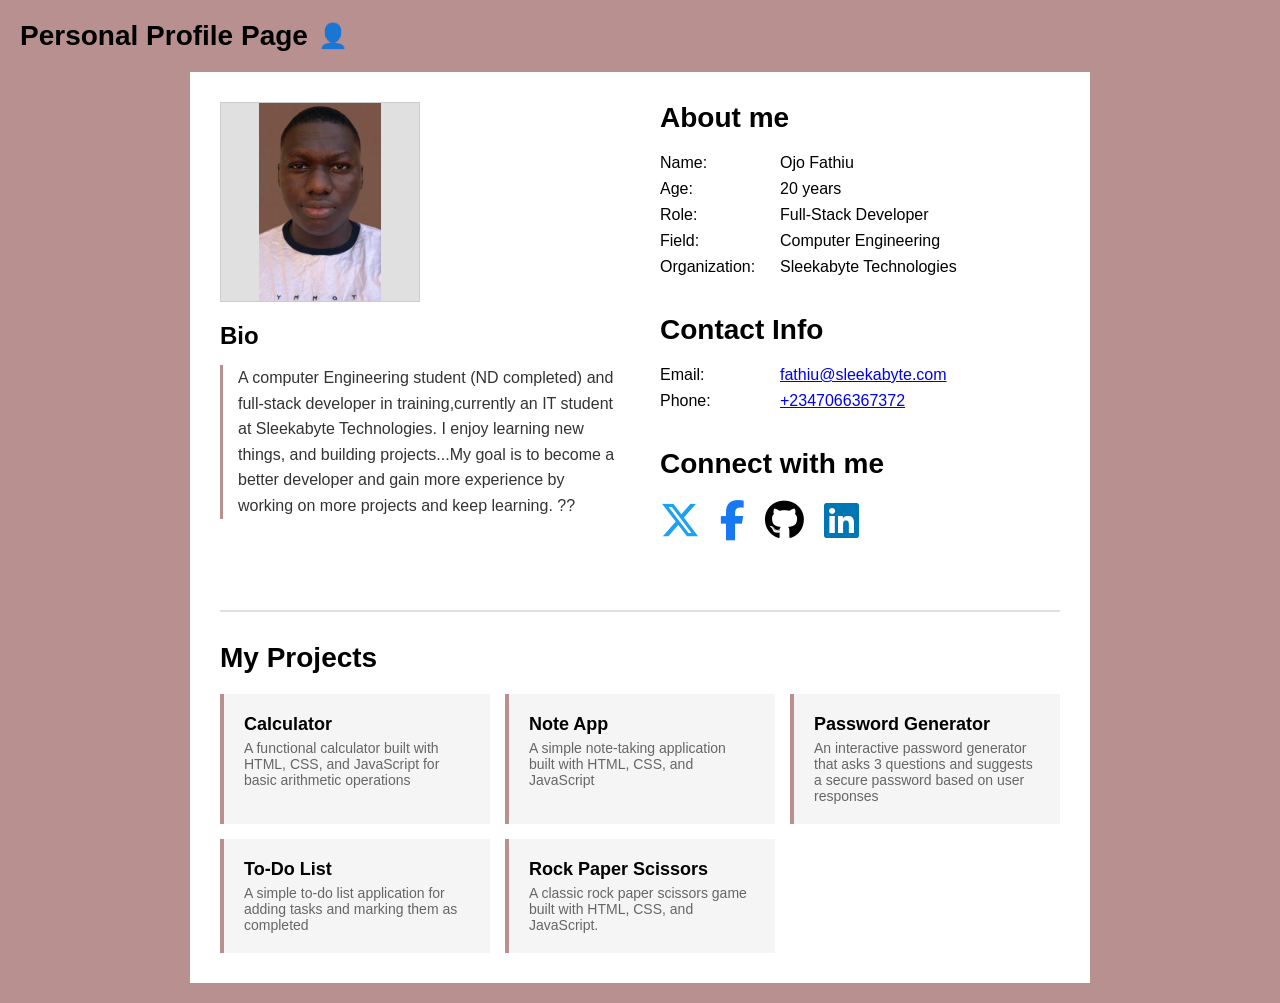
<file: index.html>
<!DOCTYPE html>
<html lang="en">
<head>
    <meta charset="UTF-8">
    <meta name="viewport" content="width=device-width, initial-scale=1.0">
    <title>Personal Profile Page</title>
    <link rel="stylesheet" href="https://cdnjs.cloudflare.com/ajax/libs/font-awesome/6.4.0/css/all.min.css">
    <link rel="stylesheet" href="style.css">
</head>
<body>
    <div class="header">
        <h1>Personal Profile Page</h1>
        <span class="header-icon">👤</span>
    </div>

    <div class="container">
        <div class="left-column">
            <div class="profile-image">
                <img src="image.png" alt="Profile Picture">
            </div>
            
            <div class="bio-section">
                <h2>Bio</h2>
                <div class="bio-content">
                    <p>A computer Engineering student (ND completed) and full-stack developer in training,currently an IT student at Sleekabyte Technologies. I enjoy learning new things, and building projects...My goal is to become a better developer and gain more experience by working on more projects and keep learning. ??</p>
                </div>
            </div>
        </div>
        <div class="right-column">
            <div class="section">
                <h2>About me</h2>
                <div class="info-row">
                    <span class="info-label">Name:</span>
                    <span class="info-value">Ojo Fathiu</span>
                </div>
                <div class="info-row">
                    <span class="info-label">Age:</span>
                    <span class="info-value">20 years</span>
                </div>
                <div class="info-row">
                    <span class="info-label">Role:</span>
                    <span class="info-value">Full-Stack Developer</span>
                </div>
                <div class="info-row">
                    <span class="info-label">Field:</span>
                    <span class="info-value">Computer Engineering</span>
                </div>
                <div class="info-row">
                    <span class="info-label">Organization:</span>
                    <span class="info-value">Sleekabyte Technologies</span>
                </div>
            </div>

            <div class="section">
                <h2>Contact Info</h2>
                <div class="info-row">
                    <span class="info-label">Email:</span>
                    <a href="mailto:fathiu@sleekabyte.com" class="info-value contact-link">fathiu@sleekabyte.com</a>
                </div>
                <div class="info-row">
                    <span class="info-label">Phone:</span>
                    <a href="tel:+2347066367372" class="info-value contact-link">+2347066367372</a>
                </div>
            </div>

            <div class="section">
                <h2>Connect with me</h2>
                <div class="social-icons">
                    <a href="https://twitter.com" target="_blank" rel="noopener" aria-label="Twitter">
                        <i class="fab fa-x-twitter social-icon"></i>
                    </a>
                    <a href="https://facebook.com" target="_blank" rel="noopener" aria-label="Facebook">
                        <i class="fab fa-facebook-f social-icon"></i>
                    </a>
                    <a href="https://github.com/ojofathiu1-commits" target="_blank" rel="noopener" aria-label="GitHub">
                        <i class="fab fa-github social-icon"></i>
                    </a>
                    <a href="https://www.linkedin.com/in/ojo-fathiu-6b034b3b7/" target="_blank" rel="noopener" aria-label="LinkedIn">
                        <i class="fab fa-linkedin social-icon"></i>
                    </a>
                </div>
                <!-- text links removed: social icons above link directly to profiles -->
            </div>
        </div>

        <div class="portfolio-section">
            <h2>My Projects</h2>
            <div class="project-list" id="projectList"></div>
        </div>
    </div>

    <div id="projectModal" class="modal" onclick="closeModal(event)">
        <div class="modal-content" onclick="event.stopPropagation()">
            <span class="close-btn" onclick="closeModal()">&times;</span>
            <h3 class="modal-title" id="modalTitle"></h3>
            <p id="modalDesc"></p>
            <a id="modalLink" href="#" class="modal-link">View Project</a>
        </div>
    </div>

    <script src="script.js"></script>
</body>
</html>
</file>
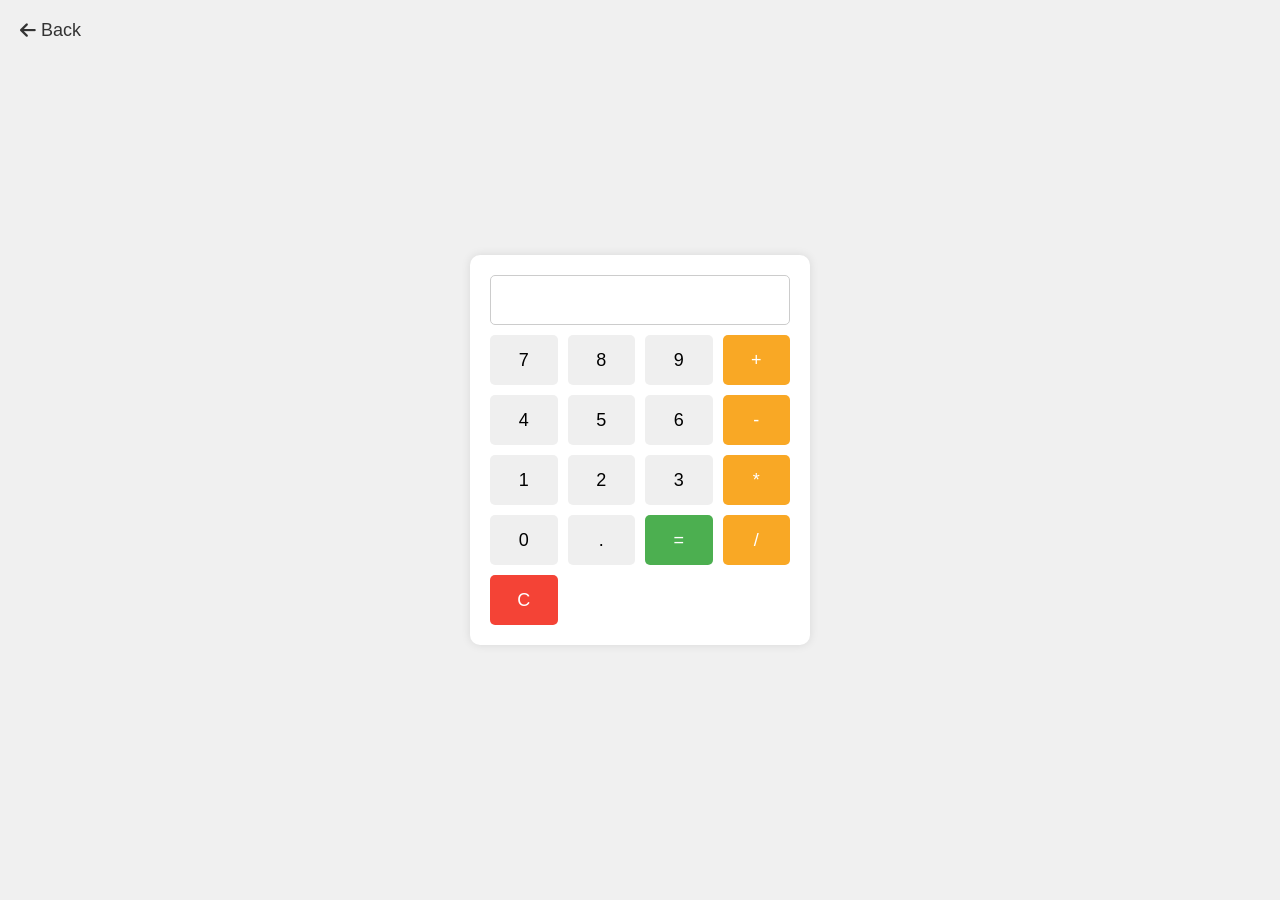
<file: calculator.html>
<!DOCTYPE html>
<html lang="en">
<head>
    <meta charset="UTF-8">
    <meta name="viewport" content="width=device-width, initial-scale=1.0">
    <title>Calculator App</title>
    <link rel="stylesheet" href="https://cdnjs.cloudflare.com/ajax/libs/font-awesome/6.4.0/css/all.min.css">
    <style>
        body {
            font-family: Arial, sans-serif;
            display: flex;
            justify-content: center;
            align-items: center;
            height: 100vh;
            background-color: #f0f0f0;
            margin: 0;
            position: relative;
        }

        .calculator {
            background-color: #fff;
            padding: 20px;
            border-radius: 10px;
            box-shadow: 0 0 10px rgba(0, 0, 0, 0.1);
            width: 300px;
        }

        .display {
            width: 100%;
            height: 50px;
            font-size: 24px;
            text-align: right;
            margin-bottom: 10px;
            padding: 10px;
            border: 1px solid #ccc;
            border-radius: 5px;
            box-sizing: border-box;
        }

        .buttons {
            display: grid;
            grid-template-columns: repeat(4, 1fr);
            gap: 10px;
        }

        button {
            height: 50px;
            font-size: 18px;
            border: none;
            border-radius: 5px;
            cursor: pointer;
            transition: background-color 0.2s;
        }

        button:hover {
            background-color: #eee;
        }

        button.operator {
            background-color: #f9a825;
            color: white;
        }

        button.equal {
            background-color: #4caf50;
            color: white;
        }

        button.clear {
            background-color: #f44336;
            color: white;
        }

        .back-button {
            position: absolute;
            top: 20px;
            left: 20px;
            text-decoration: none;
            color: #333;
            font-size: 18px;
            display: flex;
            align-items: center;
            gap: 5px;
        }

        .back-button:hover {
            color: #000;
        }
    </style>
</head>
<body>
    <a href="#" class="back-button" onclick="goBack(event)"><i class="fas fa-arrow-left"></i> Back</a>
    <div class="calculator">
        <input type="text" class="display" id="display" readonly>
        <div class="buttons">
            <button onclick="appendToDisplay('7')">7</button>
            <button onclick="appendToDisplay('8')">8</button>
            <button onclick="appendToDisplay('9')">9</button>
            <button onclick="appendToDisplay('+')" class="operator">+</button>
            <button onclick="appendToDisplay('4')">4</button>
            <button onclick="appendToDisplay('5')">5</button>
            <button onclick="appendToDisplay('6')">6</button>
            <button onclick="appendToDisplay('-')" class="operator">-</button>
            <button onclick="appendToDisplay('1')">1</button>
            <button onclick="appendToDisplay('2')">2</button>
            <button onclick="appendToDisplay('3')">3</button>
            <button onclick="appendToDisplay('*')" class="operator">*</button>
            <button onclick="appendToDisplay('0')">0</button>
            <button onclick="appendToDisplay('.')">.</button>
            <button onclick="calculate()" class="equal">=</button>
            <button onclick="appendToDisplay('/')" class="operator">/</button>
            <button onclick="clearDisplay()" class="clear">C</button>
        </div>
    </div>

    <script>
        let display = document.getElementById('display');

        function goBack(e) {
            if (e) e.preventDefault();
            try {
                if (history.length > 1) { history.back(); return; }
            } catch (err) {}
            const saved = sessionStorage.getItem('lastProjectScroll');
            try { sessionStorage.removeItem('lastProject'); } catch (err) {}
            window.location.href = 'index.html';
        }

        function appendToDisplay(value) {
            display.value += value;
        }

        function clearDisplay() {
            display.value = '';
        }

        function calculate() {
            try {
                display.value = eval(display.value);
            } catch (error) {
                display.value = 'Error';
            }
        }
    </script>
</body>
</html>
</file>
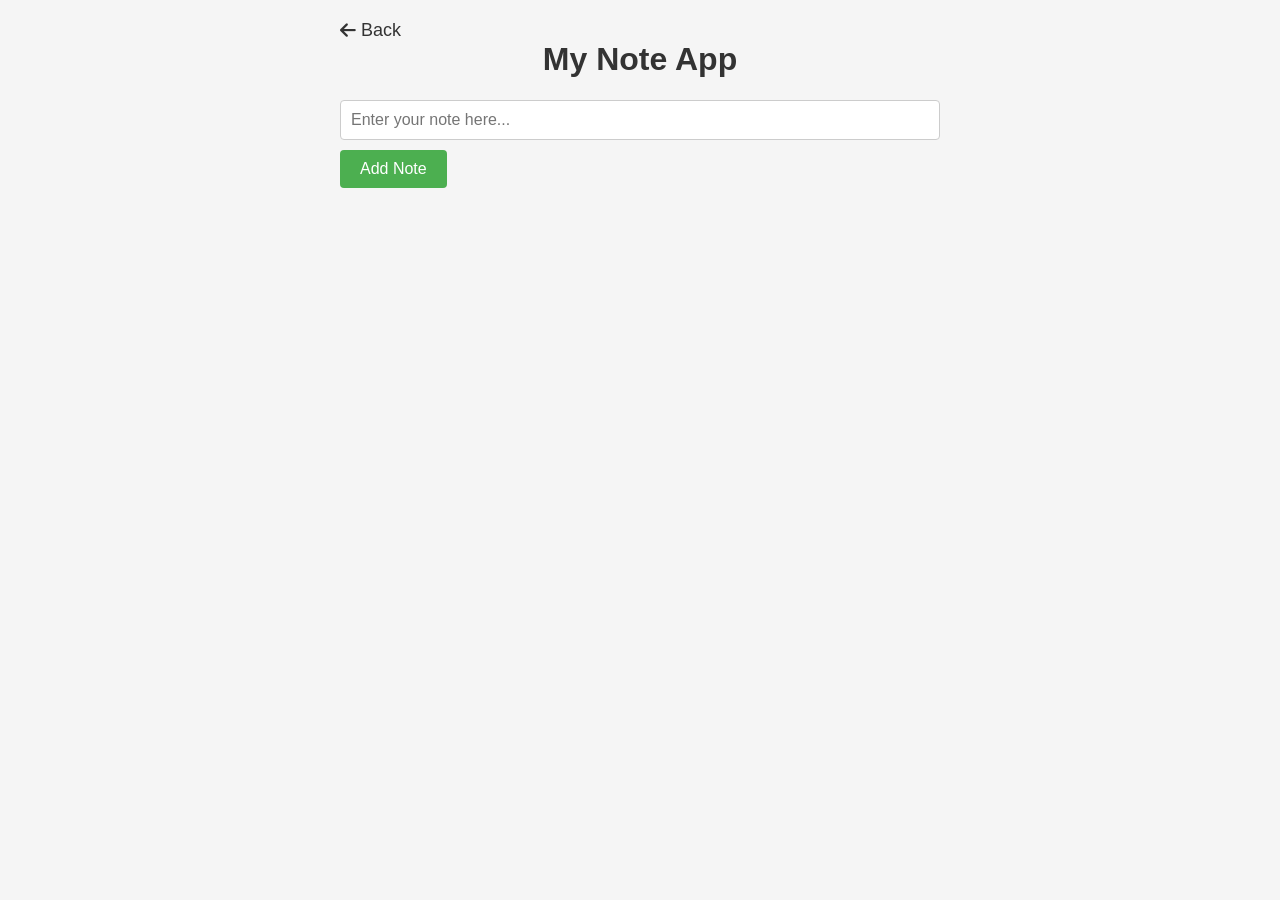
<file: note.html>
<!DOCTYPE html>
<html lang="en">
<head>
    <meta charset="UTF-8">
    <meta name="viewport" content="width=device-width, initial-scale=1.0">
    <title>Note App</title>
    <link rel="stylesheet" href="https://cdnjs.cloudflare.com/ajax/libs/font-awesome/6.4.0/css/all.min.css">
    <style>
        body {
            font-family: Arial, sans-serif;
            max-width: 600px;
            margin: 0 auto;
            padding: 20px;
            background-color: #f5f5f5;
            position: relative;
        }

        h1 {
            text-align: center;
            color: #333;
        }

        .note-input {
            width: 100%;
            padding: 10px;
            font-size: 16px;
            border: 1px solid #ccc;
            border-radius: 4px;
            margin-bottom: 10px;
            box-sizing: border-box;
        }

        button {
            padding: 10px 20px;
            font-size: 16px;
            background-color: #4CAF50;
            color: white;
            border: none;
            border-radius: 4px;
            cursor: pointer;
            margin-right: 10px;
        }

        button:hover {
            background-color: #45a049;
        }

        .notes-list {
            list-style-type: none;
            padding: 0;
        }

        .note-item {
            background-color: white;
            padding: 15px;
            margin-bottom: 10px;
            border-radius: 4px;
            box-shadow: 0 2px 4px rgba(0,0,0,0.1);
            display: flex;
            justify-content: space-between;
            align-items: center;
        }

        .note-text {
            flex-grow: 1;
            margin-right: 10px;
        }

        .delete-btn {
            background-color: #f44336;
            color: white;
            border: none;
            padding: 5px 10px;
            border-radius: 4px;
            cursor: pointer;
        }

        .delete-btn:hover {
            background-color: #da190b;
        }

        .back-button {
            position: absolute;
            top: 20px;
            left: 20px;
            text-decoration: none;
            color: #333;
            font-size: 18px;
            display: flex;
            align-items: center;
            gap: 5px;
        }

        .back-button:hover {
            color: #000;
        }
    </style>
</head>
<body>
    <a href="#" class="back-button" onclick="goBack(event)"><i class="fas fa-arrow-left"></i> Back</a>
    <h1>My Note App</h1>
    <input type="text" class="note-input" id="noteInput" placeholder="Enter your note here...">
    <button onclick="addNote()">Add Note</button>

    <ul class="notes-list" id="notesList">
        <!-- Notes will be added here -->
    </ul>

    <script>
        const noteInput = document.getElementById('noteInput');
        const notesList = document.getElementById('notesList');
        let notes = JSON.parse(localStorage.getItem('notes')) || [];

        function renderNotes() {
            notesList.innerHTML = '';
            notes.forEach((note, index) => {
                const li = document.createElement('li');
                li.className = 'note-item';
                li.innerHTML = `
                    <span class="note-text">${note}</span>
                    <button class="delete-btn" onclick="deleteNote(${index})">Delete</button>
                `;
                notesList.appendChild(li);
            });
        }

        function addNote() {
            const noteText = noteInput.value.trim();
            if (noteText !== '') {
                notes.push(noteText);
                noteInput.value = '';
                saveNotes();
                renderNotes();
            }
        }

        function deleteNote(index) {
            notes.splice(index, 1);
            saveNotes();
            renderNotes();
        }

        function saveNotes() {
            localStorage.setItem('notes', JSON.stringify(notes));
        }

      
        renderNotes();

      
        noteInput.addEventListener('keypress', function(e) {
            if (e.key === 'Enter') {
                addNote();
            }
        });

        function goBack(e) {
            if (e) e.preventDefault();
            try { if (history.length > 1) { history.back(); return; } } catch (err) {}
            try { sessionStorage.removeItem('lastProject'); } catch (err) {}
            window.location.href = 'index.html';
        }
    </script>
</body>
</html>
</file>
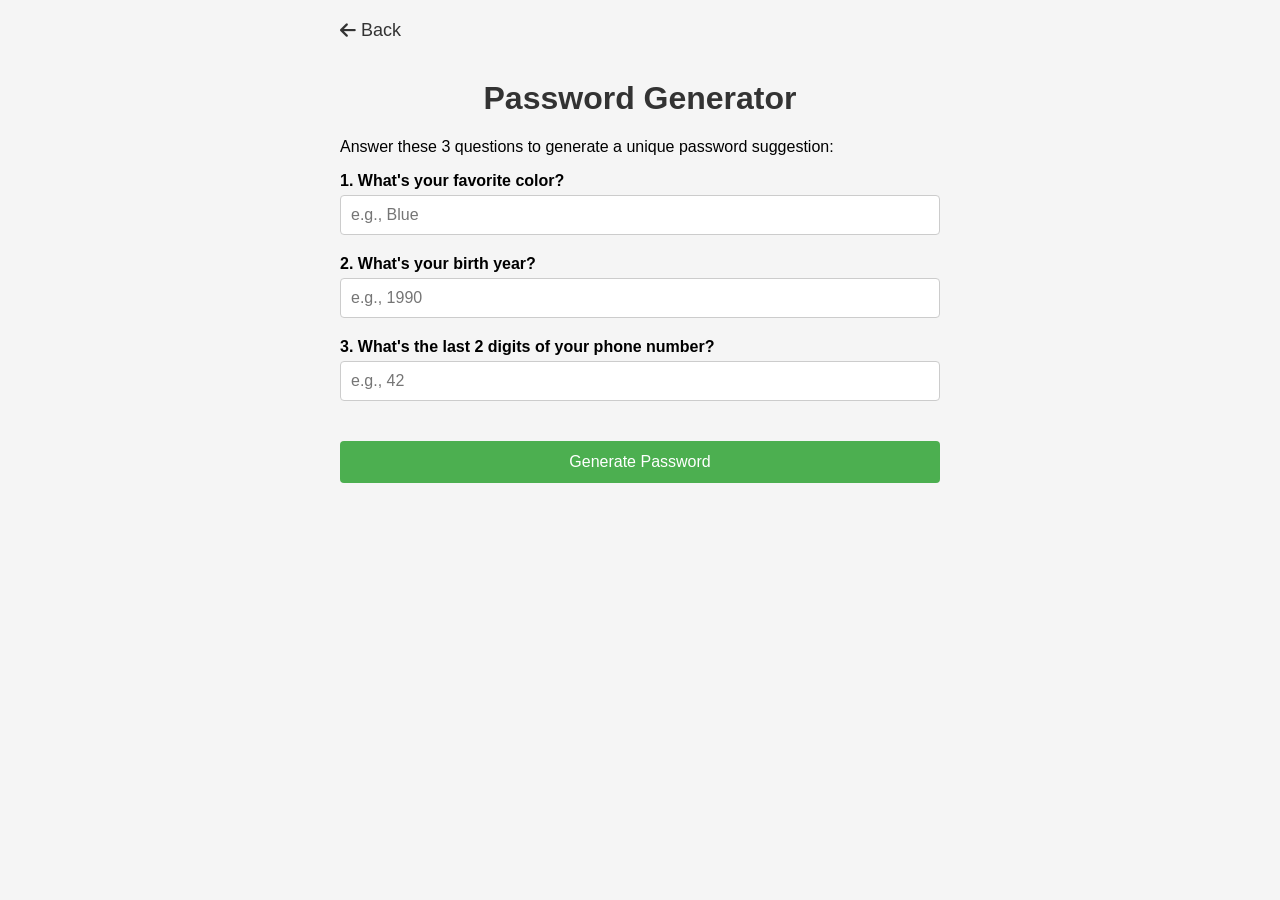
<file: password.html>
<!DOCTYPE html>
<html lang="en">
<head>
    <meta charset="UTF-8">
    <meta name="viewport" content="width=device-width, initial-scale=1.0">
    <title>Password Generator</title>
    <link rel="stylesheet" href="https://cdnjs.cloudflare.com/ajax/libs/font-awesome/6.4.0/css/all.min.css">
    <style>
        body {
            font-family: Arial, sans-serif;
            max-width: 600px;
            margin: 0 auto;
            padding: 20px;
            background-color: #f5f5f5;
            position: relative;
        }

        .back-button {
            position: absolute;
            top: 20px;
            left: 20px;
            text-decoration: none;
            color: #333;
            font-size: 18px;
            display: flex;
            align-items: center;
            gap: 5px;
        }

        .back-button:hover {
            color: #000;
        }

        h1 {
            text-align: center;
            color: #333;
            margin-top: 60px;
        }

        .question {
            margin-bottom: 20px;
        }

        label {
            display: block;
            margin-bottom: 5px;
            font-weight: bold;
        }

        input {
            width: 100%;
            padding: 10px;
            font-size: 16px;
            border: 1px solid #ccc;
            border-radius: 4px;
            box-sizing: border-box;
        }

        button {
            padding: 12px 24px;
            font-size: 16px;
            background-color: #4CAF50;
            color: white;
            border: none;
            border-radius: 4px;
            cursor: pointer;
            margin-top: 20px;
            width: 100%;
        }

        button:hover {
            background-color: #45a049;
        }

        .result {
            margin-top: 30px;
            padding: 20px;
            background-color: white;
            border-radius: 4px;
            box-shadow: 0 2px 4px rgba(0,0,0,0.1);
            text-align: center;
        }

        .password {
            font-size: 24px;
            font-weight: bold;
            color: #333;
            margin: 10px 0;
            word-break: break-all;
        }

        .copy-btn {
            background-color: #2196F3;
            margin-top: 10px;
        }

        .copy-btn:hover {
            background-color: #0b7dda;
        }
    </style>
</head>
<body>
    <a href="#" class="back-button" onclick="goBack(event)"><i class="fas fa-arrow-left"></i> Back</a>
    <h1>Password Generator</h1>
    <p>Answer these 3 questions to generate a unique password suggestion:</p>

    <div class="question">
        <label for="color">1. What's your favorite color?</label>
        <input type="text" id="color" placeholder="e.g., Blue">
    </div>

    <div class="question">
        <label for="year">2. What's your birth year?</label>
        <input type="text" id="year" placeholder="e.g., 1990">
    </div>

    <div class="question">
        <label for="phone">3. What's the last 2 digits of your phone number?</label>
        <input type="text" id="phone" placeholder="e.g., 42" maxlength="2">
    </div>

    <button onclick="generatePassword()">Generate Password</button>

    <div class="result" id="result" style="display: none;">
        <h3>Your Suggested Password:</h3>
        <div class="password" id="password"></div>
        <button class="copy-btn" onclick="copyPassword()">Copy to Clipboard</button>
        <div id="summary" style="margin-top: 15px; font-size: 14px; color: #666;"></div>
    </div>

    <script>
        function generatePassword() {
            const color = document.getElementById('color').value.trim();
            const year = document.getElementById('year').value.trim();
            const phone = document.getElementById('phone').value.trim();

            if (!color || !year || !phone || phone.length !== 2) {
                alert('Please answer all questions! Phone digits must be exactly 2 numbers.');
                return;
            }

            // Generate password: color + year + phone + random number + symbol
            const randomNum = Math.floor(Math.random() * 100);
            const symbols = ['!', '@', '#', '$', '%', '&', '*'];
            const randomSymbol = symbols[Math.floor(Math.random() * symbols.length)];

            const password = color.charAt(0).toUpperCase() + color.slice(1) + year + phone + randomNum + randomSymbol;

            document.getElementById('password').textContent = password;

            // Generate memorization summary
            const summary = `Memorization tip: Think of "${color}" (your favorite color) + "${year}" (your birth year) + "${phone}" (last 2 phone digits) + "${randomNum}${randomSymbol}" (random elements).`;
            document.getElementById('summary').textContent = summary;

            document.getElementById('result').style.display = 'block';
        }

        function copyPassword() {
            const password = document.getElementById('password').textContent;
            navigator.clipboard.writeText(password).then(() => {
                alert('Password copied to clipboard!');
            }).catch(err => {
                console.error('Failed to copy: ', err);
                // Fallback for older browsers
                const textArea = document.createElement('textarea');
                textArea.value = password;
                document.body.appendChild(textArea);
                textArea.select();
                document.execCommand('copy');
                document.body.removeChild(textArea);
                alert('Password copied to clipboard!');
            });
        }
    </script>
        <script>
            function goBack(e) {
                if (e) e.preventDefault();
                try { if (history.length > 1) { history.back(); return; } } catch (err) {}
                try { sessionStorage.removeItem('lastProject'); } catch (err) {}
                window.location.href = 'index.html';
            }
        </script>
</body>
</html>
</file>
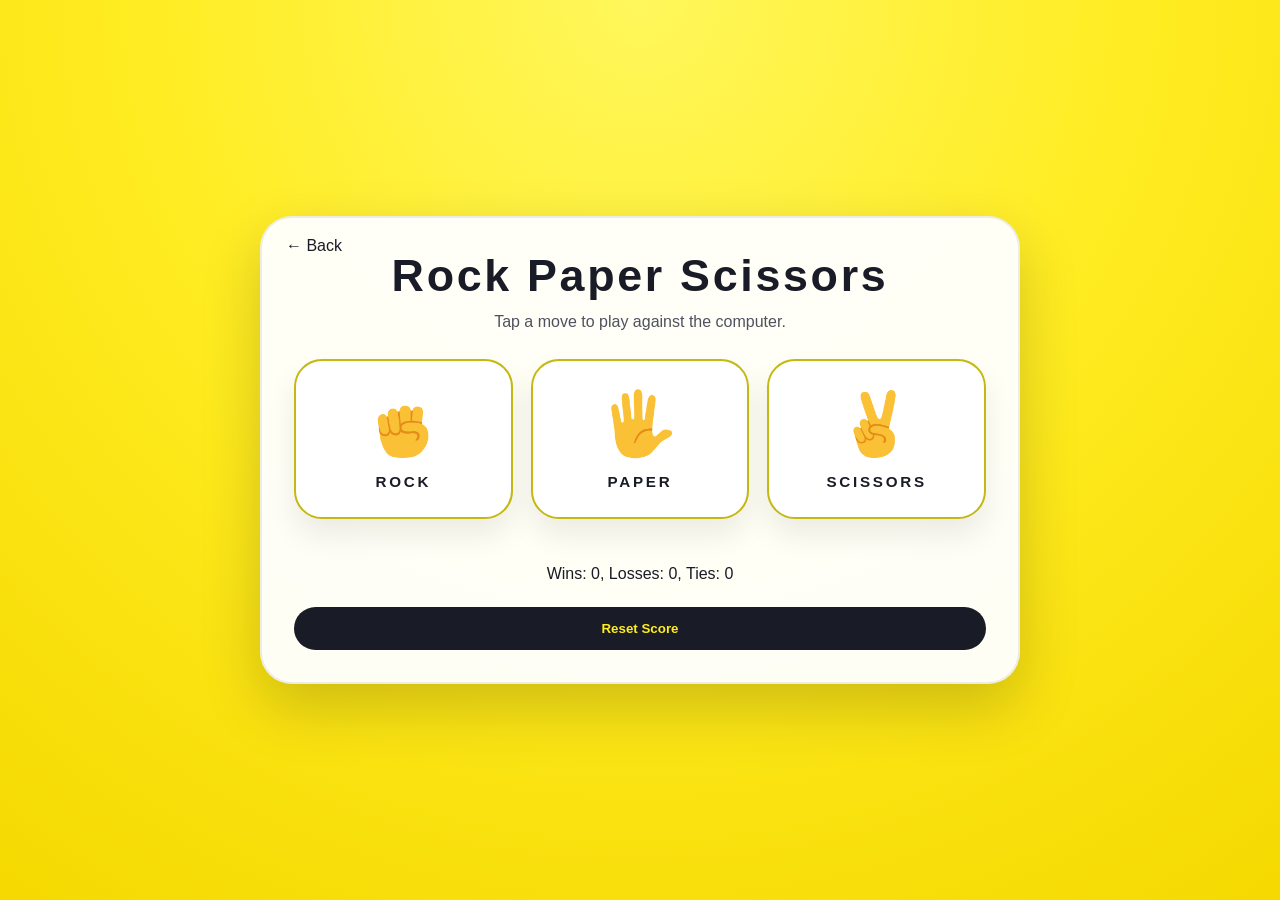
<file: rock-paper-scissors.html>
<!DOCTYPE html>
<html>
  <head>
    <meta charset="UTF-8">
    <meta name="viewport" content="width=device-width, initial-scale=1.0">
    <title>Rock Paper Scissors</title>

    <style>
      :root {
        --background: #ffec22;
        --panel: #fffcee;
        --button: #ffffff;
        --border: #c4b811;
        --text: #191c26;
        --muted: #4f5160;
        --shadow: rgba(0, 0, 0, 0.18);
      }

      * {
        box-sizing: border-box;
      }

      body {
        margin: 0;
        min-height: 100vh;
        font-family: "Segoe UI", Arial, sans-serif;
        color: var(--text);
        background: radial-gradient(circle at top, #fff75c 0%, var(--background) 45%, #f5d900 100%);
        display: flex;
        align-items: center;
        justify-content: center;
        padding: 20px;
      }

      .page {
        width: min(100%, 760px);
        padding: 32px;
        border-radius: 32px;
        background: rgba(255, 255, 255, 0.96);
        border: 2px solid rgba(25, 28, 38, 0.08);
        box-shadow: 0 24px 60px var(--shadow);
        position: relative;
      }

      .title {
        margin: 0 0 12px;
        font-size: clamp(2rem, 4vw, 2.8rem);
        text-align: center;
        letter-spacing: 0.06em;
        color: #191c26;
      }

      .subtitle {
        margin: 0 auto 28px;
        text-align: center;
        color: var(--muted);
        font-size: 1rem;
        max-width: 420px;
      }

      .button-row {
        display: grid;
        grid-template-columns: repeat(3, minmax(0, 1fr));
        gap: 18px;
        margin-bottom: 28px;
      }

      .move-button {
        background: var(--button);
        border: 2px solid var(--border);
        border-radius: 28px;
        min-height: 160px;
        display: flex;
        flex-direction: column;
        align-items: center;
        justify-content: center;
        cursor: pointer;
        transition: transform 0.2s ease, box-shadow 0.2s ease, border-color 0.2s ease;
        box-shadow: 0 16px 30px rgba(0, 0, 0, 0.08);
        padding: 18px 10px;
      }

      .move-button:hover,
      .move-button:focus {
        transform: translateY(-4px);
        border-color: #191c26;
        box-shadow: 0 20px 40px rgba(0, 0, 0, 0.14);
        outline: none;
      }

      .move-icon {
        height: 70px;
        width: auto;
        display: block;
      }

      .move-label {
        margin-top: 14px;
        font-size: 0.95rem;
        letter-spacing: 0.18em;
        color: #191c26;
        font-weight: 700;
      }

      .result {
        margin: 0 0 10px;
        font-size: clamp(1.3rem, 2vw, 1.8rem);
        text-align: center;
        color: #191c26;
        font-weight: 700;
      }

      .move-history {
        margin: 0 0 18px;
        color: var(--muted);
        display: flex;
        align-items: center;
        justify-content: center;
        gap: 10px;
        flex-wrap: wrap;
        font-size: 0.95rem;
      }

      .move-history span {
        display: inline-flex;
        align-items: center;
        gap: 10px;
      }

      .score {
        margin: 0 0 24px;
        text-align: center;
        color: #191c26;
        font-size: 1rem;
      }

      .reset-score-button {
        width: 100%;
        border: none;
        border-radius: 999px;
        background: #191c26;
        color: #ffec22;
        font-weight: 700;
        padding: 14px 18px;
        cursor: pointer;
        transition: filter 0.2s ease, transform 0.2s ease;
      }

      .reset-score-button:hover {
        filter: brightness(1.08);
        transform: translateY(-1px);
      }

      @media (max-width: 640px) {
        .page {
          padding: 24px;
        }

        .button-row {
          gap: 12px;
        }

        .move-button {
          min-height: 140px;
        }

        .move-icon {
          height: 60px;
        }
      }

      @media (max-width: 460px) {
        .button-row {
          grid-template-columns: 1fr;
        }

        .move-button {
          min-height: 100px;
        }

        .move-label {
          margin-top: 10px;
          font-size: 0.9rem;
        }
      }
    </style>
  </head>
  <body>
    <div class="page">
      <button id="backBtn" class="back-btn" onclick="goBack(event)" aria-label="Back">← Back</button>
      <h1 class="title">Rock Paper Scissors</h1>
      <p class="subtitle">Tap a move to play against the computer.</p>

      <div class="button-row">
        <button onclick="playGame('rock');" class="move-button" aria-label="Rock">
          <img src="images/rock-emoji.png" class="move-icon" alt="Rock">
          <span class="move-label">ROCK</span>
        </button>

        <button onclick="playGame('paper');" class="move-button" aria-label="Paper">
          <img src="images/paper-emoji.png" class="move-icon" alt="Paper">
          <span class="move-label">PAPER</span>
        </button>

        <button onclick="playGame('scissors');" class="move-button" aria-label="Scissors">
          <img src="images/scissors-emoji.png" class="move-icon" alt="Scissors">
          <span class="move-label">SCISSORS</span>
        </button>
      </div>

      <p class="js-result result"></p>
      <p class="js-moves move-history"></p>
      <p class="js-score score"></p>

      <button onclick="score.wins = 0; score.losses = 0; score.ties = 0; localStorage.removeItem('score'); updateScoreElement();" class="reset-score-button">Reset Score</button>
    </div>

    <script>
      function goBack(e) {
        if (e) e.preventDefault();
        try {
          if (history.length > 1) {
            history.back();
            return;
          }
        } catch (err) {}
        // fallback: navigate to index and let index restore scroll if available
        try { sessionStorage.removeItem('lastProject'); } catch (err) {}
        window.location.href = 'index.html';
      }

      // style the back button (kept in JS so patch is small and localized)
      (function() {
        const s = document.createElement('style');
        s.textContent = `
          .back-btn { position: absolute; left: 18px; top: 18px; border: none; background: transparent; font-size: 16px; cursor: pointer; color: #191c26; }
          .back-btn:hover { text-decoration: underline; }
        `;
        document.head.appendChild(s);
      })();

      let score = JSON.parse(localStorage.getItem('score')) || {
        wins: 0,
        losses: 0,
        ties: 0
      };

      updateScoreElement();

      /*
      if (!score) {
        score = {
          wins: 0,
          losses: 0,
          ties: 0
        };
      }
      */

      function playGame(playerMove) {
        const computerMove = pickComputerMove();

        let result = '';

        if (playerMove === 'scissors') {
          if (computerMove === 'rock') {
            result = 'You lose.';
          } else if (computerMove === 'paper') {
            result = 'You win.';
          } else if (computerMove === 'scissors') {
            result = 'Tie.';
          }

        } else if (playerMove === 'paper') {
          if (computerMove === 'rock') {
            result = 'You win.';
          } else if (computerMove === 'paper') {
            result = 'Tie.';
          } else if (computerMove === 'scissors') {
            result = 'You lose.';
          }
          
        } else if (playerMove === 'rock') {
          if (computerMove === 'rock') {
            result = 'Tie.';
          } else if (computerMove === 'paper') {
            result = 'You lose.';
          } else if (computerMove === 'scissors') {
            result = 'You win.';
          }
        }

        if (result === 'You win.') {
          score.wins += 1;
        } else if (result === 'You lose.') {
          score.losses += 1;
        } else if (result === 'Tie.') {
          score.ties += 1;
        }

        localStorage.setItem('score', JSON.stringify(score));

        updateScoreElement();

        document.querySelector('.js-result').innerHTML = result;

        document.querySelector('.js-moves').innerHTML =
          `<span>You</span>
           <span><img src="images/${playerMove}-emoji.png" class="move-icon"><img src="images/${computerMove}-emoji.png" class="move-icon"></span>
           <span>Computer</span>`;
      }

      function updateScoreElement() {
        document.querySelector('.js-score')
          .innerHTML = `Wins: ${score.wins}, Losses: ${score.losses}, Ties: ${score.ties}`;
      }

      function pickComputerMove() {
        const randomNumber = Math.random();

        let computerMove = '';

        if (randomNumber >= 0 && randomNumber < 1 / 3) {
          computerMove = 'rock';
        } else if (randomNumber >= 1 / 3 && randomNumber < 2 / 3) {
          computerMove = 'paper';
        } else if (randomNumber >= 2 / 3 && randomNumber < 1) {
          computerMove = 'scissors';
        }

        return computerMove;
      }
    </script>
  </body>
</html>
</file>
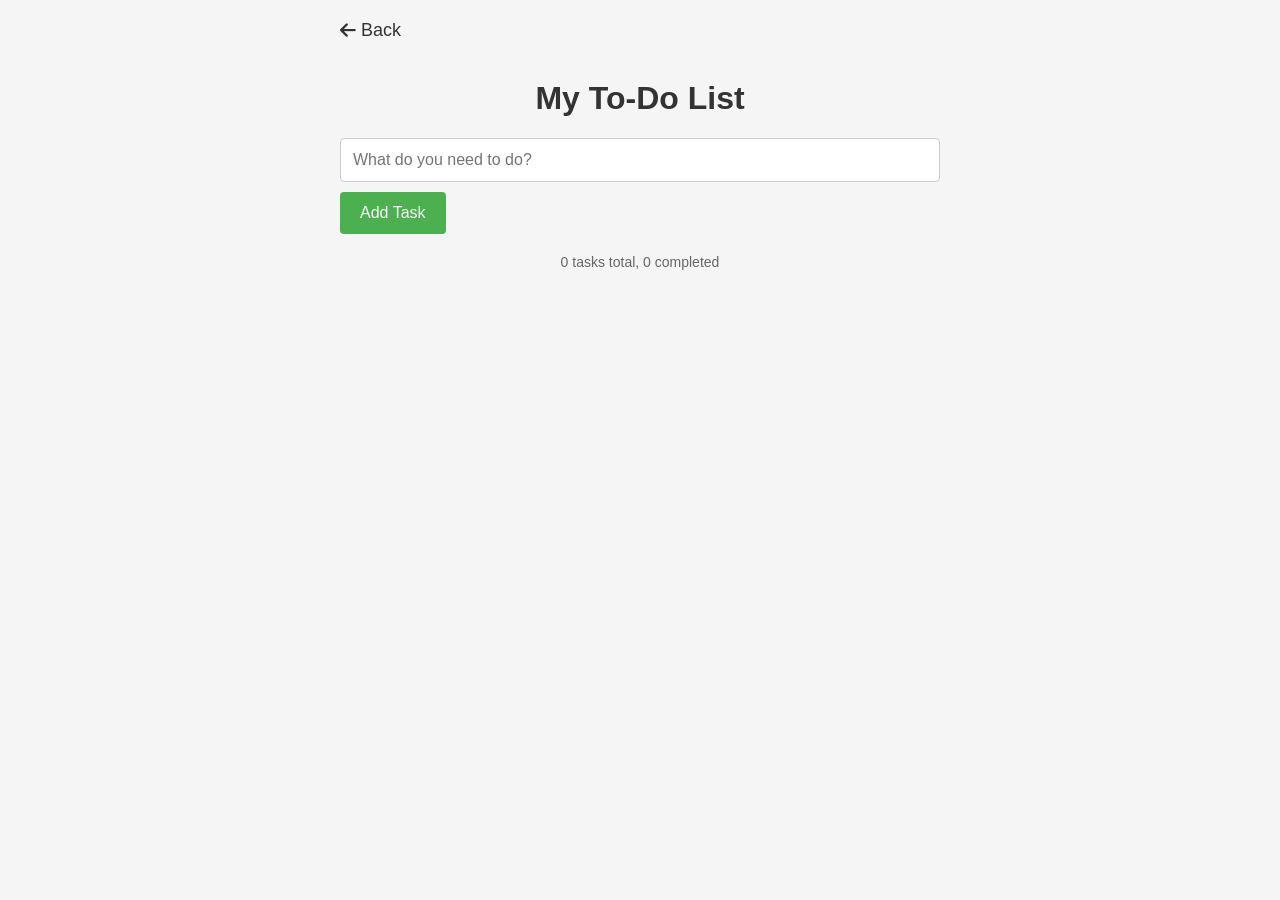
<file: todo.html>
<!DOCTYPE html>
<html lang="en">
<head>
    <meta charset="UTF-8">
    <meta name="viewport" content="width=device-width, initial-scale=1.0">
    <title>To-Do List App</title>
    <link rel="stylesheet" href="https://cdnjs.cloudflare.com/ajax/libs/font-awesome/6.4.0/css/all.min.css">
    <style>
        body {
            font-family: Arial, sans-serif;
            max-width: 600px;
            margin: 0 auto;
            padding: 20px;
            background-color: #f5f5f5;
            position: relative;
        }

        .back-button {
            position: absolute;
            top: 20px;
            left: 20px;
            text-decoration: none;
            color: #333;
            font-size: 18px;
            display: flex;
            align-items: center;
            gap: 5px;
        }

        .back-button:hover {
            color: #000;
        }

        h1 {
            text-align: center;
            color: #333;
            margin-top: 60px;
        }

        .todo-input {
            width: 100%;
            padding: 12px;
            font-size: 16px;
            border: 1px solid #ccc;
            border-radius: 4px;
            margin-bottom: 10px;
            box-sizing: border-box;
        }

        button {
            padding: 12px 20px;
            font-size: 16px;
            background-color: #4CAF50;
            color: white;
            border: none;
            border-radius: 4px;
            cursor: pointer;
        }

        button:hover {
            background-color: #45a049;
        }

        .todo-list {
            list-style-type: none;
            padding: 0;
            margin-top: 20px;
        }

        .todo-item {
            background-color: white;
            padding: 15px;
            margin-bottom: 10px;
            border-radius: 4px;
            box-shadow: 0 2px 4px rgba(0,0,0,0.1);
            display: flex;
            align-items: center;
            gap: 10px;
        }

        .todo-item.completed .todo-text {
            text-decoration: line-through;
            color: #888;
        }

        .todo-checkbox {
            width: 20px;
            height: 20px;
            cursor: pointer;
        }

        .todo-text {
            flex: 1;
            font-size: 16px;
        }

        .delete-btn {
            background-color: #f44336;
            color: white;
            border: none;
            padding: 5px 10px;
            border-radius: 4px;
            cursor: pointer;
            font-size: 14px;
        }

        .delete-btn:hover {
            background-color: #da190b;
        }

        .stats {
            margin-top: 20px;
            text-align: center;
            font-size: 14px;
            color: #666;
        }
    </style>
</head>
<body>
    <a href="#" class="back-button" onclick="goBack(event)"><i class="fas fa-arrow-left"></i> Back</a>
    <h1>My To-Do List</h1>

    <input type="text" class="todo-input" id="todoInput" placeholder="What do you need to do?">
    <button onclick="addTodo()">Add Task</button>

    <ul class="todo-list" id="todoList">
        <!-- Todos will be added here -->
    </ul>

    <div class="stats" id="stats">0 tasks total, 0 completed</div>

    <script>
        const todoInput = document.getElementById('todoInput');
        const todoList = document.getElementById('todoList');
        const stats = document.getElementById('stats');
        let todos = JSON.parse(localStorage.getItem('todos')) || [];

        function renderTodos() {
            todoList.innerHTML = '';
            let completedCount = 0;

            todos.forEach((todo, index) => {
                const li = document.createElement('li');
                li.className = `todo-item ${todo.completed ? 'completed' : ''}`;
                li.innerHTML = `
                    <input type="checkbox" class="todo-checkbox" ${todo.completed ? 'checked' : ''} onclick="toggleTodo(${index})">
                    <span class="todo-text">${todo.text}</span>
                    <button class="delete-btn" onclick="deleteTodo(${index})">Delete</button>
                `;
                todoList.appendChild(li);

                if (todo.completed) completedCount++;
            });

            stats.textContent = `${todos.length} tasks total, ${completedCount} completed`;
            localStorage.setItem('todos', JSON.stringify(todos));
        }

        function addTodo() {
            const todoText = todoInput.value.trim();
            if (todoText !== '') {
                todos.push({ text: todoText, completed: false });
                todoInput.value = '';
                renderTodos();
            }
        }

        function toggleTodo(index) {
            todos[index].completed = !todos[index].completed;
            renderTodos();
        }

        function deleteTodo(index) {
            todos.splice(index, 1);
            renderTodos();
        }

        // Load todos on page load
        renderTodos();

        // Allow adding todos with Enter key
        todoInput.addEventListener('keypress', function(e) {
            if (e.key === 'Enter') {
                addTodo();
            }
        });

        function goBack(e) {
            if (e) e.preventDefault();
            try { if (history.length > 1) { history.back(); return; } } catch (err) {}
            try { sessionStorage.removeItem('lastProject'); } catch (err) {}
            window.location.href = 'index.html';
        }
    </script>
</body>
</html>
</file>
<file: style.css>
* {
    margin: 0;
    padding: 0;
    box-sizing: border-box;
}

body {
    font-family: Arial, sans-serif;
    background-color: #b89090;
    padding: 20px;
}

.header {
    display: flex;
    align-items: center;
    gap: 10px;
    margin-bottom: 20px;
}

.header h1 {
    font-size: 28px;
    color: #000;
}

.header-icon {
    font-size: 24px;
}

.container {
    max-width: 900px;
    margin: 0 auto;
    background-color: #fff;
    padding: 30px;
    display: grid;
    grid-template-columns: 1fr 1fr;
    gap: 40px;
}

.left-column {
    display: flex;
    flex-direction: column;
    gap: 20px;
}

.profile-image {
    width: 200px;
    height: 200px;
    background-color: #e0e0e0;
    display: flex;
    align-items: center;
    justify-content: center;
    border: 1px solid #ccc;
}

.profile-image svg {
    width: 150px;
    height: 150px;
}

.profile-image img {
    width: 100%;
    height: 100%;
    object-fit: contain;
}

.bio-section h2 {
    font-size: 24px;
    margin-bottom: 15px;
    color: #000;
}

.bio-content {
    border-left: 3px solid #b89090;
    padding-left: 15px;
    color: #333;
    line-height: 1.6;
}

.right-column {
    display: flex;
    flex-direction: column;
    gap: 30px;
}

.section h2 {
    font-size: 28px;
    margin-bottom: 20px;
    color: #000;
}

.info-row {
    display: flex;
    margin-bottom: 8px;
}

.info-label {
    width: 120px;
    font-weight: normal;
    color: #000;
}

.info-value {
    color: #000;
}

.contact-link {
    color: #0000ee;
    text-decoration: underline;
}

.social-icons {
    display: flex;
    gap: 20px;
    margin-top: 10px;
}

.social-icon {
    font-size: 40px;
    cursor: pointer;
    transition: transform 0.2s;
}

.social-icon:hover {
    transform: scale(1.1);
}

.fa-x-twitter { color: #1DA1F2; }
.fa-facebook-f { color: #1877F2; }
.fa-github { color: #000; }
.fa-linkedin { color: #0077B5; }

.portfolio-section {
    margin-top: 30px;
    padding-top: 30px;
    border-top: 2px solid #e0e0e0;
    grid-column: 1 / -1;
}

.portfolio-section h2 {
    font-size: 28px;
    margin-bottom: 20px;
    color: #000;
}

.project-list {
    display: grid;
    grid-template-columns: repeat(auto-fit, minmax(250px, 1fr));
    gap: 15px;
}

.project-item {
    background-color: #f5f5f5;
    padding: 20px;
    border-left: 4px solid #b89090;
    cursor: pointer;
    transition: all 0.3s;
}

.project-item:hover {
    background-color: #e8e8e8;
    transform: translateX(10px);
}

.project-name {
    font-size: 18px;
    font-weight: bold;
    color: #000;
    margin-bottom: 5px;
}

.project-desc {
    font-size: 14px;
    color: #666;
}

.modal {
    display: none;
    position: fixed;
    top: 0;
    left: 0;
    width: 100%;
    height: 100%;
    background-color: rgba(0,0,0,0.7);
    z-index: 1000;
}

.modal-content {
    background-color: #fff;
    margin: 10% auto;
    padding: 30px;
    width: 80%;
    max-width: 500px;
    position: relative;
    border-radius: 5px;
}

.close-btn {
    position: absolute;
    top: 10px;
    right: 20px;
    font-size: 30px;
    cursor: pointer;
}

.modal-title {
    font-size: 24px;
    margin-bottom: 15px;
}

.modal-link {
    display: inline-block;
    margin-top: 15px;
    padding: 10px 20px;
    background-color: #b89090;
    color: #fff;
    text-decoration: none;
    border-radius: 3px;
}

.modal-link:hover {
    background-color: #a08080;
}

@media (max-width: 768px) {
    .container {
        grid-template-columns: 1fr;
    }
}
</file>
